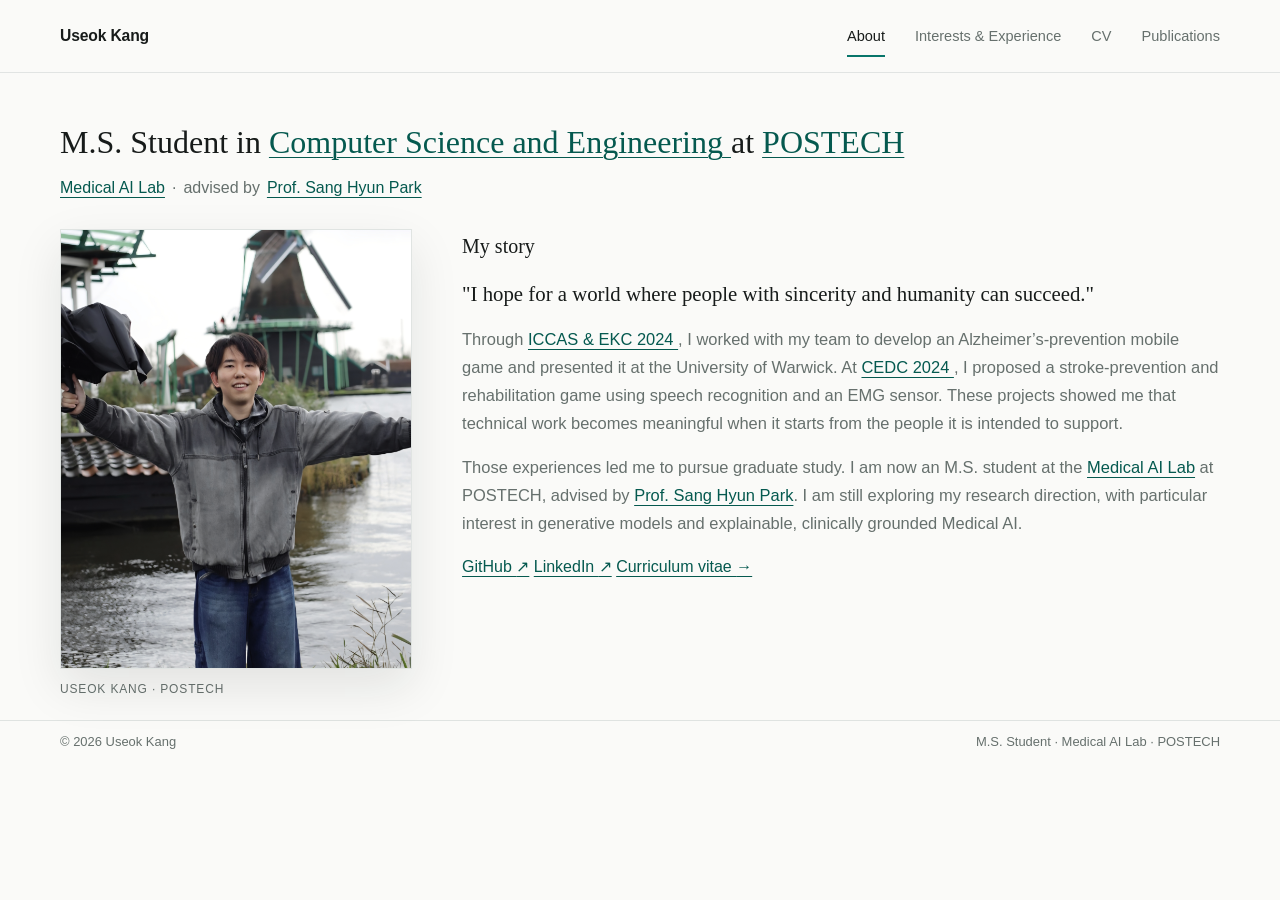
<file: index.html>
<!doctype html>
<html lang="en">
<head>
    <meta charset="utf-8">
    <meta name="viewport" content="width=device-width, initial-scale=1">
    <meta name="description" content="Useok Kang is an M.S. student at POSTECH interested in generative models, Medical AI, and explainable AI.">
    <meta property="og:title" content="Useok Kang | POSTECH M.S. Student">
    <meta property="og:description" content="Medical AI, generative models, and a journey toward human-centered research.">
    <meta property="og:type" content="website">
    <title>Useok Kang | POSTECH M.S. Student</title>
    <link rel="stylesheet" href="css/style.css">
</head>
<body>
    <a class="skip-link" href="#main">Skip to content</a>

    <header class="site-header">
        <div class="container nav-inner">
            <a class="wordmark" href="NAindex.html" aria-label="Useok Kang home">Useok Kang</a>
            <nav class="nav-links" aria-label="Primary navigation">
                <a href="index.html" aria-current="page">About</a>
                <a href="research.html">Interests &amp; Experience</a>
                <a href="academic.html">CV</a>
                <a href="publications.html">Publications</a>
            </nav>
        </div>
    </header>

    <main id="main">
        <section class="profile-hero container">
            <div class="profile-heading">
                <p class="role">
                    M.S. Student in
                    <a href="https://cse.postech.ac.kr/csepostech/index.do"
                    target="_blank"
                    rel="noreferrer">
                        Computer Science and Engineering
                    </a>
                    at
                    <a href="https://www.postech.ac.kr/kor/index.do"
                    target="_blank"
                    rel="noreferrer">
                        POSTECH
                    </a>
                </p>

                <p class="affiliation">
                    <a href="https://medicalai.postech.ac.kr/home"
                    target="_blank"
                    rel="noreferrer">
                        Medical AI Lab
                    </a>

                    <span aria-hidden="true">·</span>
                    advised by

                    <a href="https://scholar.google.com/citations?user=PHLTD4sAAAAJ&amp;hl=en"
                    target="_blank"
                    rel="noreferrer">
                        Prof. Sang Hyun Park
                    </a>
                </p>
            </div>

            <div class="profile-layout">
                <figure class="portrait-wrap">
                    <img src="images/profile_nl.jpg" alt="Portrait of Useok Kang" class="portrait">
                    <figcaption>Useok Kang · POSTECH</figcaption>
                </figure>

                <article class="story-copy">
                    <h2>My story</h2>
                    <p class="story-lead">
                        "I hope for a world where people with sincerity and humanity can succeed."
                    </p>
                    <p>
                        Through 
                            <a href="https://www.seoulilbo.com/news/articleView.html?idxno=693639"
                            target="_blank"
                            rel="noreferrer">
                                ICCAS &amp; EKC 2024
                            </a>
                        
                        , I worked with my team to develop an Alzheimer’s-prevention
                        mobile game and presented it at the University of Warwick. At <a href ="https://ire-asia.org/ire/cedc/index.php/cedc2024/"target="_blank"
                            rel="noreferrer">CEDC 2024
                            </a>, I proposed
                        a stroke-prevention and rehabilitation game using speech recognition and an EMG sensor.
                        These projects showed me that technical work becomes meaningful when it starts from
                        the people it is intended to support.
                    </p>
                    <p>
                        Those experiences led me to pursue graduate study. I am now an M.S. student at the
                        <a href="https://medicalai.postech.ac.kr/home" target="_blank" rel="noreferrer">Medical AI Lab</a>
                        at POSTECH, advised by
                        <a href="https://scholar.google.com/citations?user=PHLTD4sAAAAJ&amp;hl=en" target="_blank" rel="noreferrer">Prof. Sang Hyun Park</a>.
                        I am still exploring my research direction, with particular interest in generative models
                        and explainable, clinically grounded Medical AI.
                    </p>
                        <a href="https://github.com/MuHaRVEY" target="_blank" rel="noreferrer">GitHub <span aria-hidden="true">↗</span></a>
                        <a href="https://www.linkedin.com/in/useokkang0123" target="_blank" rel="noreferrer">LinkedIn <span aria-hidden="true">↗</span></a>
                        <a href="academic.html">Curriculum vitae <span aria-hidden="true">→</span></a>
                    </div>
                </article>
            </div>
        </section>

        <!-- <section class="section container">
            <div class="section-heading">
                <p class="section-index">01</p>
                <h2>Fields I am exploring</h2>
            </div>
            <div class="section-content interest-grid">
                <article class="interest-card">
                    <p class="card-index">01</p>
                    <h3>Generative Models</h3>
                    <p>I am interested in diffusion and flow-matching methods and how generative models learn meaningful structure.</p>
                </article>
                <article class="interest-card">
                    <p class="card-index">02</p>
                    <h3>Medical AI</h3>
                    <p>I want to understand how AI can support healthcare problems while remaining connected to clinical context.</p>
                </article>
                <article class="interest-card">
                    <p class="card-index">03</p>
                    <h3>Explainable AI</h3>
                    <p>I am drawn to models whose outputs and assumptions can be interpreted, questioned, and evaluated.</p>
                </article>
            </div>
        </section>

        <section class="section container">
            <div class="section-heading">
                <p class="section-index">02</p>
                <h2>Experience highlights</h2>
            </div>
            <div class="section-content experience-list">
                <article class="experience-row">
                    <div class="experience-meta">
                        <p class="year">2024</p>
                        <p class="award">Silver Award · Outstanding Poster Award</p>
                    </div>
                    <div>
                        <h3>ICCAS &amp; EKC 2024</h3>
                        <p>
                            Developed an Alzheimer’s-prevention mobile game with my team, received the ICCAS
                            Silver Award, and presented the project at the University of Warwick during EKC 2024,
                            where it received an Outstanding Poster Award.
                        </p>
                    </div>
                </article>
                <article class="experience-row">
                    <div class="experience-meta">
                        <p class="year">2024</p>
                        <p class="award">Gold Award</p>
                    </div>
                    <div>
                        <h3>CEDC 2024</h3>
                        <p>
                            Proposed and built a hamburger-making game for stroke prevention and rehabilitation
                            using speech-to-text and an EMG sensor at Kunsan National University.
                        </p>
                    </div>
                </article>
                <article class="experience-row">
                    <div class="experience-meta">
                        <p class="year">2024</p>
                        <p class="award">International Hackathon</p>
                    </div>
                    <div>
                        <h3>K-CAMT 2024</h3>
                        <p>
                            Participated in a net-zero carbon and energy hackathon at Chiang Mai University,
                            Thailand, and presented our team’s idea in English.
                        </p>
                    </div>
                </article>
                <a class="inline-link" href="research.html">See projects and experiences <span aria-hidden="true">→</span></a>
            </div>
        </section>
    </main> -->

    <footer class="site-footer">
        <div class="container footer-inner">
            <p>© 2026 Useok Kang</p>
            <p>M.S. Student · Medical AI Lab · POSTECH</p>
        </div>
    </footer>
</body>
</html>
</file>
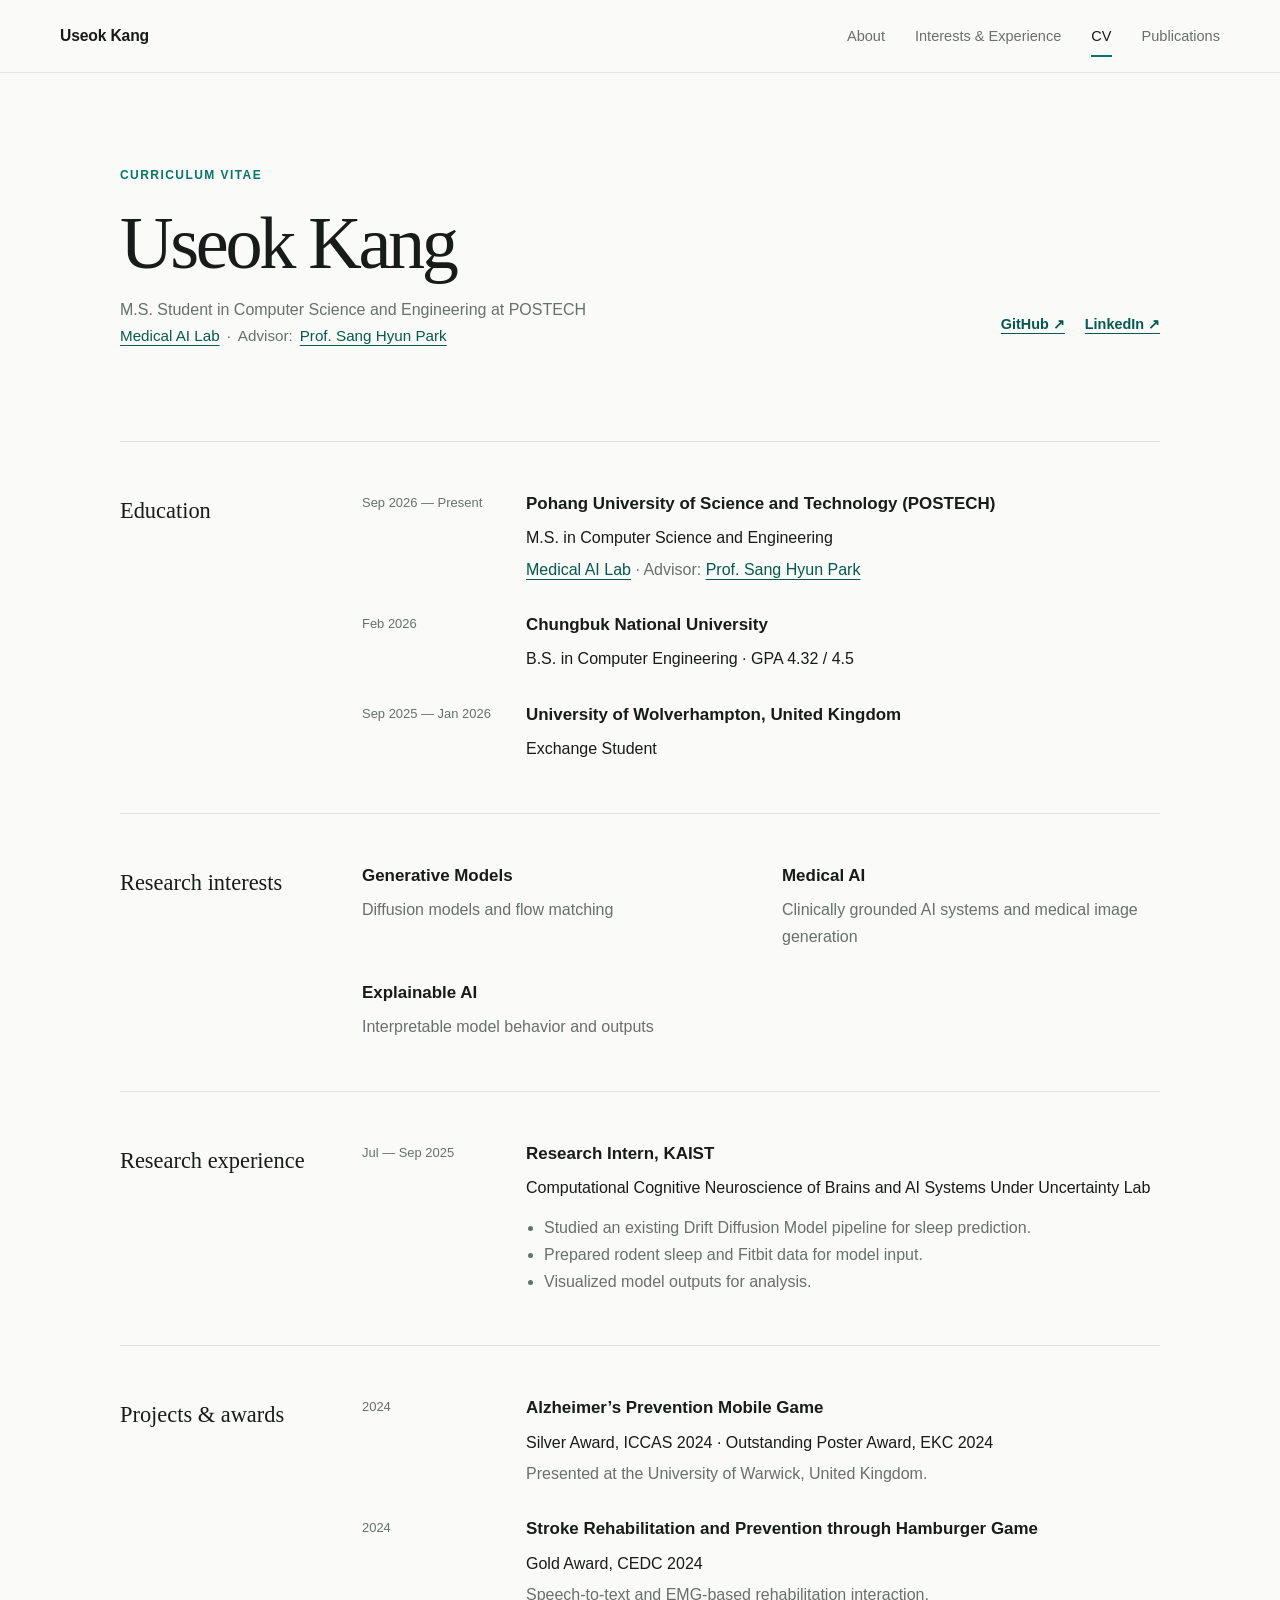
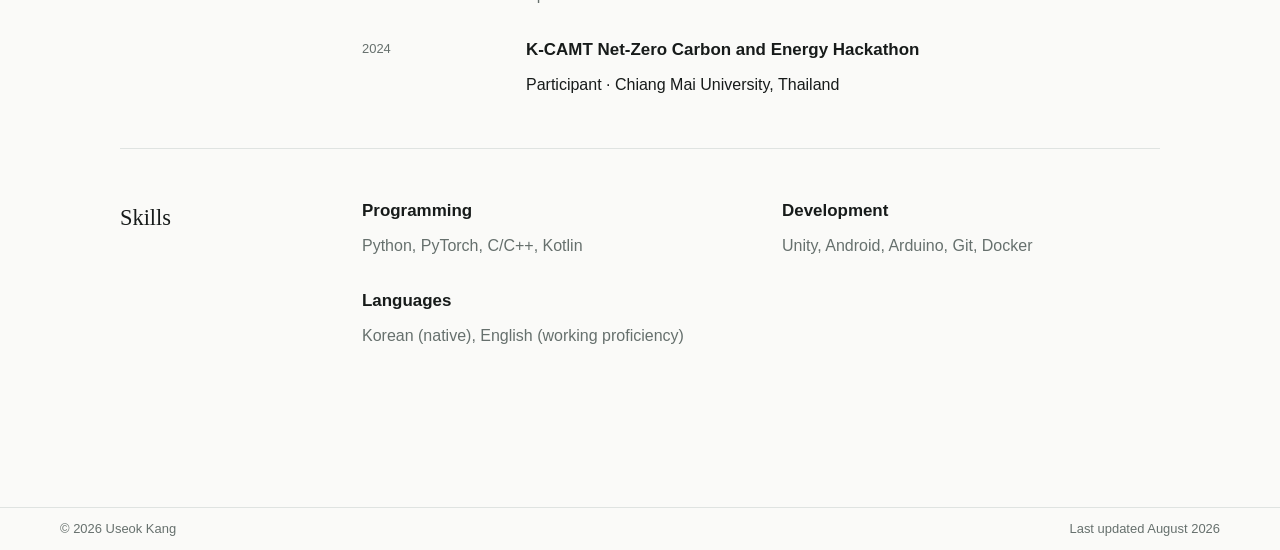
<file: academic.html>
<!doctype html>
<html lang="en">
<head>
    <meta charset="utf-8">
    <meta name="viewport" content="width=device-width, initial-scale=1">
    <meta name="description" content="Curriculum vitae of Useok Kang, an M.S. student at POSTECH.">
    <title>Curriculum Vitae | Useok Kang</title>
    <link rel="stylesheet" href="css/style.css">
</head>
<body>
    <a class="skip-link" href="#main">Skip to content</a>

    <header class="site-header">
        <div class="container nav-inner">
            <a class="wordmark" href="index.html" aria-label="Useok Kang home">Useok Kang</a>
            <nav class="nav-links" aria-label="Primary navigation">
                <a href="index.html">About</a>
                <a href="research.html">Interests &amp; Experience</a>
                <a href="academic.html" aria-current="page">CV</a>
                <a href="publications.html">Publications</a>
            </nav>
        </div>
    </header>

    <main id="main" class="container page-main cv-page">
        <header class="page-intro cv-intro">
            <div>
                <p class="eyebrow">Curriculum vitae</p>
                <h1>Useok Kang</h1>
                <p>M.S. Student in Computer Science and Engineering at POSTECH</p>
                <p class="affiliation compact">
                    <a href="https://medicalai.postech.ac.kr/home" target="_blank" rel="noreferrer">Medical AI Lab</a>
                    <span aria-hidden="true">·</span>
                    Advisor:
                    <a href="https://scholar.google.com/citations?user=PHLTD4sAAAAJ&amp;hl=en" target="_blank" rel="noreferrer">Prof. Sang Hyun Park</a>
                </p>
            </div>
            <div class="cv-links">
                <a href="https://github.com/MuHaRVEY" target="_blank" rel="noreferrer">GitHub ↗</a>
                <a href="https://www.linkedin.com/in/useokkang0123" target="_blank" rel="noreferrer">LinkedIn ↗</a>
            </div>
        </header>

        <section class="cv-section">
            <h2>Education</h2>
            <div class="cv-entries">
                <article class="cv-entry">
                    <div class="cv-date">Sep 2026 — Present</div>
                    <div>
                        <h3>Pohang University of Science and Technology (POSTECH)</h3>
                        <p>M.S. in Computer Science and Engineering</p>
                        <p class="muted"><a href="https://medicalai.postech.ac.kr/home" target="_blank" rel="noreferrer">Medical AI Lab</a> · Advisor: <a href="https://scholar.google.com/citations?user=PHLTD4sAAAAJ&amp;hl=en" target="_blank" rel="noreferrer">Prof. Sang Hyun Park</a></p>
                    </div>
                </article>
                <article class="cv-entry">
                    <div class="cv-date">Feb 2026</div>
                    <div>
                        <h3>Chungbuk National University</h3>
                        <p>B.S. in Computer Engineering · GPA 4.32 / 4.5</p>
                    </div>
                </article>
                <article class="cv-entry">
                    <div class="cv-date">Sep 2025 — Jan 2026</div>
                    <div>
                        <h3>University of Wolverhampton, United Kingdom</h3>
                        <p>Exchange Student</p>
                    </div>
                </article>
            </div>
        </section>

        <section class="cv-section">
            <h2>Research interests</h2>
            <div class="skills-list">
                <div><h3>Generative Models</h3><p>Diffusion models and flow matching</p></div>
                <div><h3>Medical AI</h3><p>Clinically grounded AI systems and medical image generation</p></div>
                <div><h3>Explainable AI</h3><p>Interpretable model behavior and outputs</p></div>
            </div>
        </section>

        <section class="cv-section">
            <h2>Research experience</h2>
            <div class="cv-entries">
                <article class="cv-entry">
                    <div class="cv-date">Jul — Sep 2025</div>
                    <div>
                        <h3>Research Intern, KAIST</h3>
                        <p>Computational Cognitive Neuroscience of Brains and AI Systems Under Uncertainty Lab</p>
                        <ul>
                            <li>Studied an existing Drift Diffusion Model pipeline for sleep prediction.</li>
                            <li>Prepared rodent sleep and Fitbit data for model input.</li>
                            <li>Visualized model outputs for analysis.</li>
                        </ul>
                    </div>
                </article>
            </div>
        </section>

        <section class="cv-section">
            <h2>Projects &amp; awards</h2>
            <div class="cv-entries">
                <article class="cv-entry">
                    <div class="cv-date">2024</div>
                    <div>
                        <h3>Alzheimer’s Prevention Mobile Game</h3>
                        <p>Silver Award, ICCAS 2024 · Outstanding Poster Award, EKC 2024</p>
                        <p class="muted">Presented at the University of Warwick, United Kingdom.</p>
                    </div>
                </article>
                <article class="cv-entry">
                    <div class="cv-date">2024</div>
                    <div>
                        <h3>Stroke Rehabilitation and Prevention through Hamburger Game</h3>
                        <p>Gold Award, CEDC 2024</p>
                        <p class="muted">Speech-to-text and EMG-based rehabilitation interaction.</p>
                    </div>
                </article>
                <article class="cv-entry">
                    <div class="cv-date">2024</div>
                    <div>
                        <h3>K-CAMT Net-Zero Carbon and Energy Hackathon</h3>
                        <p>Participant · Chiang Mai University, Thailand</p>
                    </div>
                </article>
            </div>
        </section>

        <section class="cv-section">
            <h2>Skills</h2>
            <div class="skills-list">
                <div><h3>Programming</h3><p>Python, PyTorch, C/C++, Kotlin</p></div>
                <div><h3>Development</h3><p>Unity, Android, Arduino, Git, Docker</p></div>
                <div><h3>Languages</h3><p>Korean (native), English (working proficiency)</p></div>
            </div>
        </section>
    </main>

    <footer class="site-footer">
        <div class="container footer-inner">
            <p>© 2026 Useok Kang</p>
            <p>Last updated August 2026</p>
        </div>
    </footer>
</body>
</html>
</file>
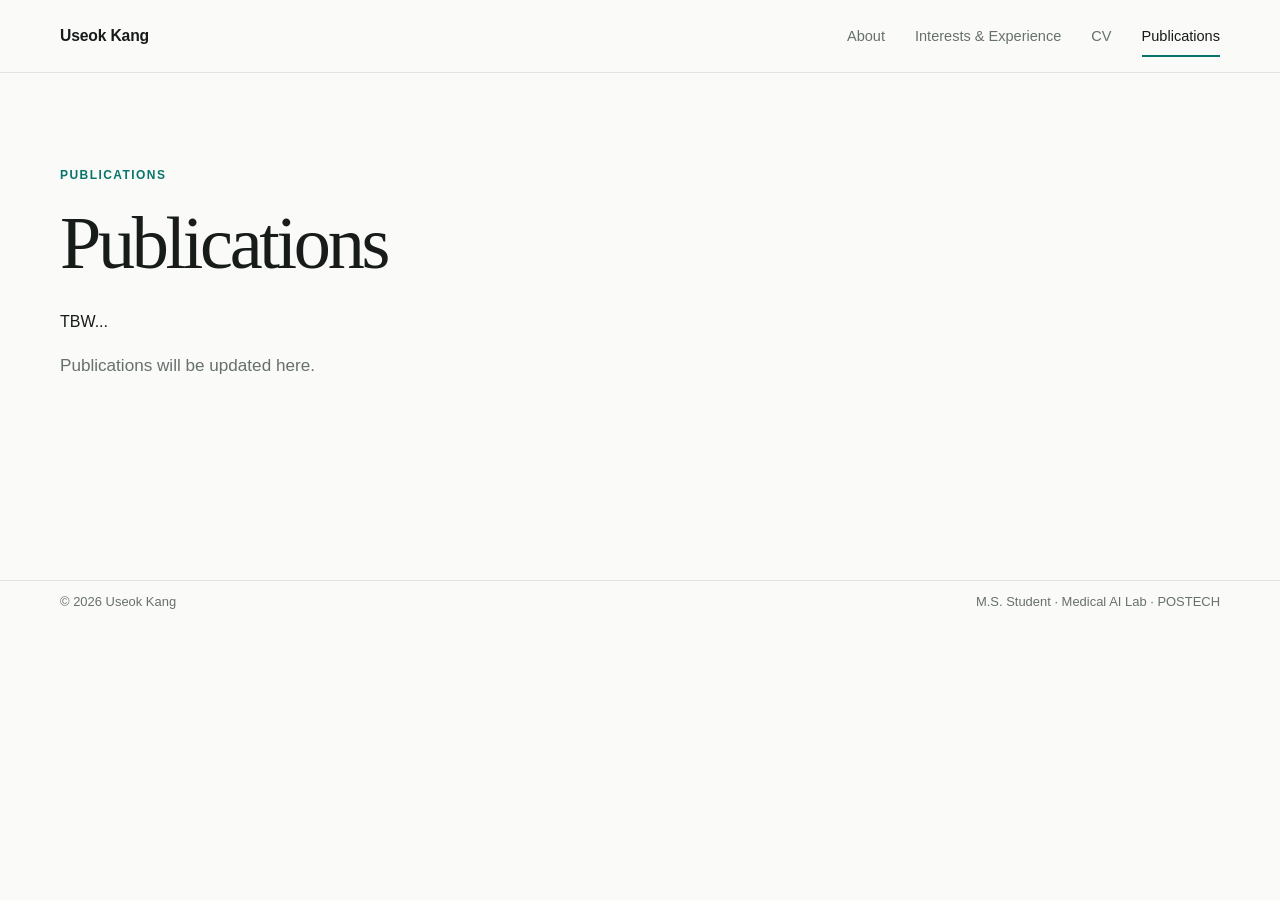
<file: publications.html>
<!doctype html>
<html lang="en">
<head>
    <meta charset="utf-8">
    <meta name="viewport" content="width=device-width, initial-scale=1">
    <meta name="description" content="Publications by Useok Kang.">
    <title>Publications | Useok Kang</title>
    <link rel="stylesheet" href="css/style.css">
</head>

<body>
    <a class="skip-link" href="#main">Skip to content</a>

    <header class="site-header">
        <div class="container nav-inner">
            <a class="wordmark"
               href="index.html"
               aria-label="Useok Kang home">
                Useok Kang
            </a>

            <nav class="nav-links" aria-label="Primary navigation">
                <a href="index.html">About</a>
                <a href="research.html">Interests &amp; Experience</a>
                <a href="academic.html">CV</a>
                <a href="publications.html" aria-current="page">Publications</a>
            </nav>
        </div>
    </header>

    <main id="main" class="page-main container">
        <section class="page-intro publications-intro">
            <p class="eyebrow">Publications</p>
            <h1>Publications</h1>
            <p class="publication-placeholder">TBW...</p>
            <p class="publication-placeholder">
            Publications will be updated here.
            </p>
        </section>
    </main>

    <footer class="site-footer">
        <div class="container footer-inner">
            <p>© 2026 Useok Kang</p>
            <p>M.S. Student · Medical AI Lab · POSTECH</p>
        </div>
    </footer>
</body>
</html>
</file>
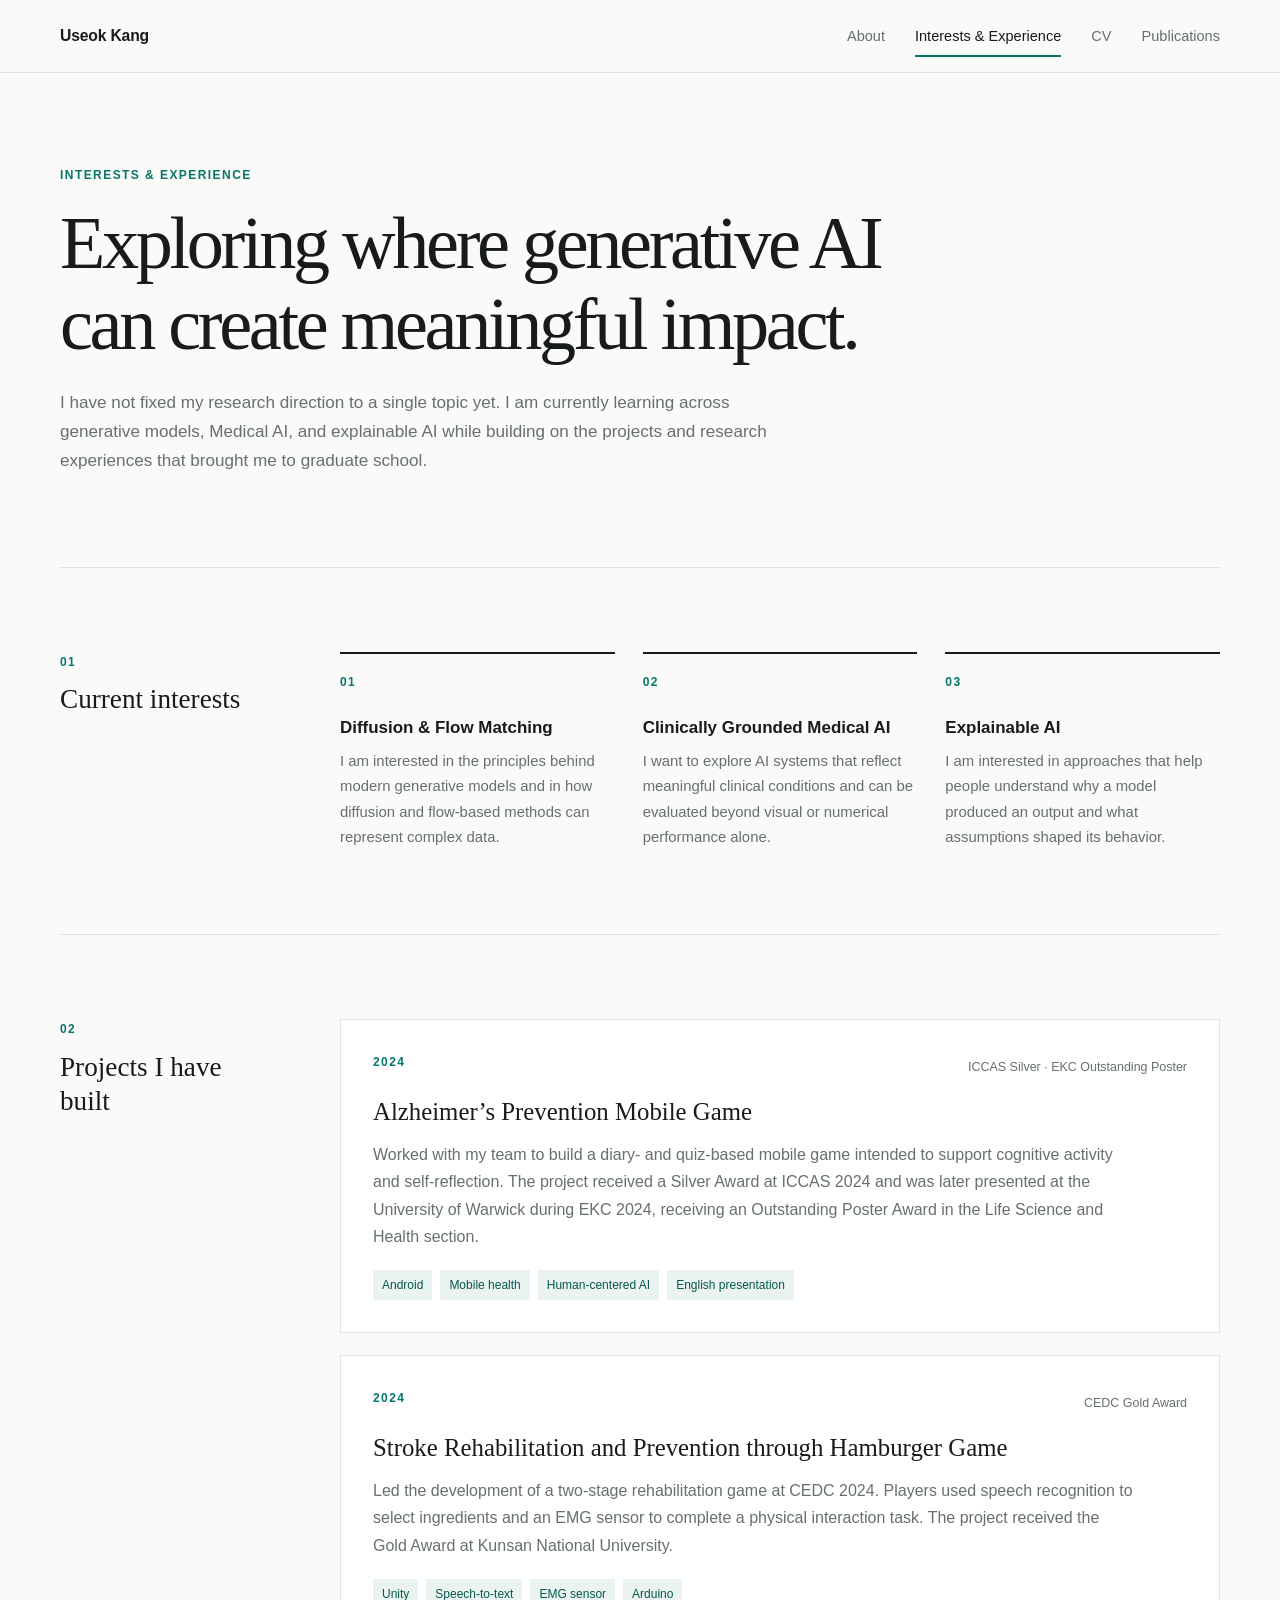
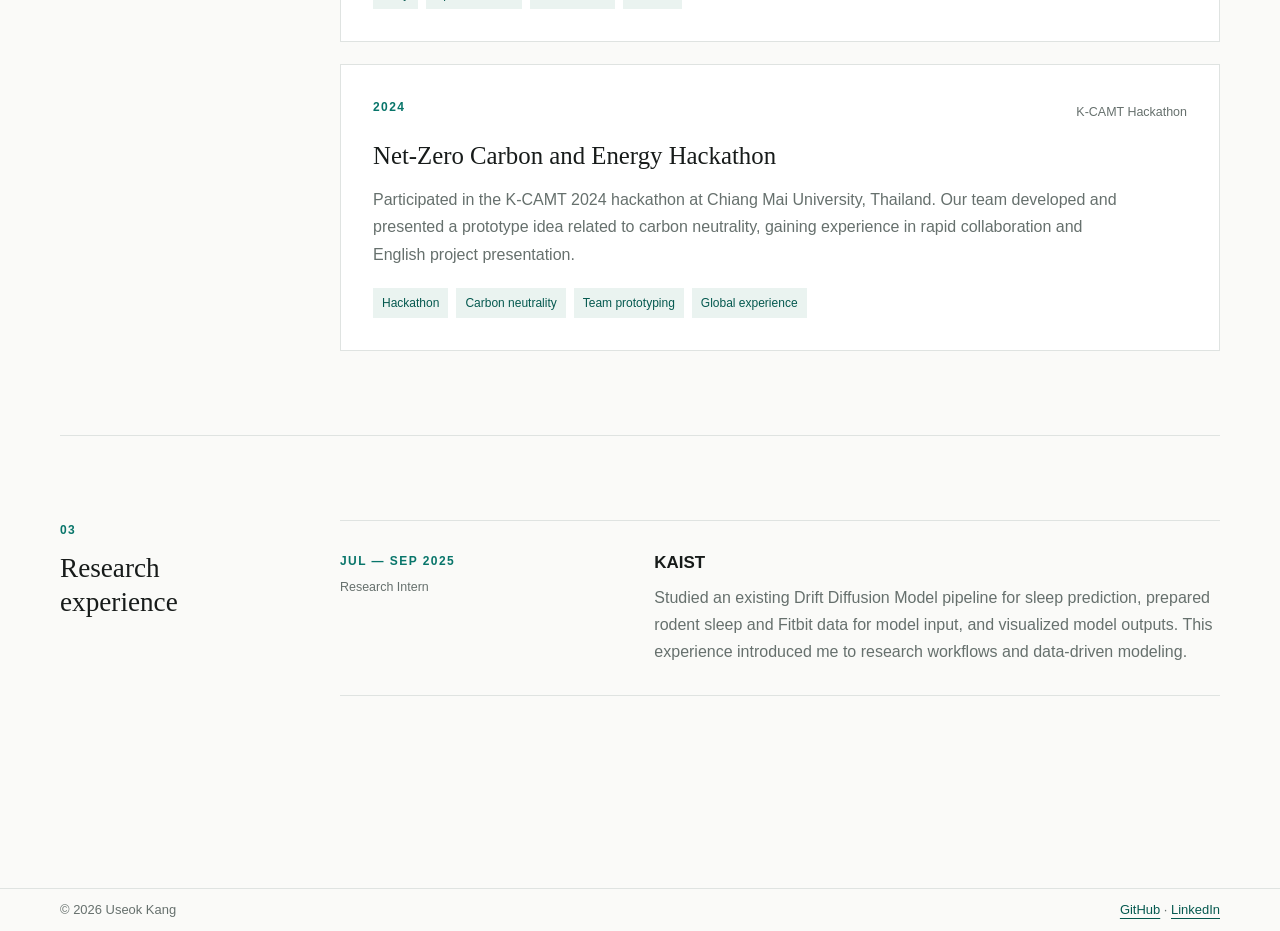
<file: research.html>
<!doctype html>
<html lang="en">
<head>
    <meta charset="utf-8">
    <meta name="viewport" content="width=device-width, initial-scale=1">
    <meta name="description" content="Research interests, projects, and experiences of Useok Kang, an M.S. student at POSTECH.">
    <title>Interests &amp; Experience | Useok Kang</title>
    <link rel="stylesheet" href="css/style.css">
</head>
<body>
    <a class="skip-link" href="#main">Skip to content</a>

    <header class="site-header">
        <div class="container nav-inner">
            <a class="wordmark" href="index.html" aria-label="Useok Kang home">Useok Kang</a>
            <nav class="nav-links" aria-label="Primary navigation">
                <a href="index.html">About</a>
                <a href="research.html" aria-current="page">Interests &amp; Experience</a>
                <a href="academic.html">CV</a>
                <a href="publications.html">Publications</a>
            </nav>
        </div>
    </header>

    <main id="main" class="container page-main">
        <header class="page-intro">
            <p class="eyebrow">Interests &amp; Experience</p>
            <h1>Exploring where generative AI can create meaningful impact.</h1>
            <p>
                I have not fixed my research direction to a single topic yet. I am currently learning
                across generative models, Medical AI, and explainable AI while building on the projects
                and research experiences that brought me to graduate school.
            </p>
        </header>

        <section class="section">
            <div class="section-heading">
                <p class="section-index">01</p>
                <h2>Current interests</h2>
            </div>
            <div class="section-content exploration-list">
                <article>
                    <p class="card-index">01</p>
                    <h3>Diffusion &amp; Flow Matching</h3>
                    <p>
                        I am interested in the principles behind modern generative models and in how
                        diffusion and flow-based methods can represent complex data.
                    </p>
                </article>
                <article>
                    <p class="card-index">02</p>
                    <h3>Clinically Grounded Medical AI</h3>
                    <p>
                        I want to explore AI systems that reflect meaningful clinical conditions and
                        can be evaluated beyond visual or numerical performance alone.
                    </p>
                </article>
                <article>
                    <p class="card-index">03</p>
                    <h3>Explainable AI</h3>
                    <p>
                        I am interested in approaches that help people understand why a model produced
                        an output and what assumptions shaped its behavior.
                    </p>
                </article>
            </div>
        </section>

        <section class="section">
            <div class="section-heading">
                <p class="section-index">02</p>
                <h2>Projects I have built</h2>
            </div>
            <div class="section-content project-cards">
                <article class="project-card">
                    <div class="project-topline">
                        <p class="year">2024</p>
                        <p class="award">ICCAS Silver · EKC Outstanding Poster</p>
                    </div>
                    <h3>Alzheimer’s Prevention Mobile Game</h3>
                    <p>
                        Worked with my team to build a diary- and quiz-based mobile game intended to support
                        cognitive activity and self-reflection. The project received a Silver Award at ICCAS 2024
                        and was later presented at the University of Warwick during EKC 2024, receiving an
                        Outstanding Poster Award in the Life Science and Health section.
                    </p>
                    <ul class="tag-list" aria-label="Project areas">
                        <li>Android</li>
                        <li>Mobile health</li>
                        <li>Human-centered AI</li>
                        <li>English presentation</li>
                    </ul>
                </article>

                <article class="project-card">
                    <div class="project-topline">
                        <p class="year">2024</p>
                        <p class="award">CEDC Gold Award</p>
                    </div>
                    <h3>Stroke Rehabilitation and Prevention through Hamburger Game</h3>
                    <p>
                        Led the development of a two-stage rehabilitation game at CEDC 2024. Players used
                        speech recognition to select ingredients and an EMG sensor to complete a physical
                        interaction task. The project received the Gold Award at Kunsan National University.
                    </p>
                    <ul class="tag-list" aria-label="Project technologies">
                        <li>Unity</li>
                        <li>Speech-to-text</li>
                        <li>EMG sensor</li>
                        <li>Arduino</li>
                    </ul>
                </article>

                <article class="project-card">
                    <div class="project-topline">
                        <p class="year">2024</p>
                        <p class="award">K-CAMT Hackathon</p>
                    </div>
                    <h3>Net-Zero Carbon and Energy Hackathon</h3>
                    <p>
                        Participated in the K-CAMT 2024 hackathon at Chiang Mai University, Thailand.
                        Our team developed and presented a prototype idea related to carbon neutrality,
                        gaining experience in rapid collaboration and English project presentation.
                    </p>
                    <ul class="tag-list" aria-label="Activity areas">
                        <li>Hackathon</li>
                        <li>Carbon neutrality</li>
                        <li>Team prototyping</li>
                        <li>Global experience</li>
                    </ul>
                </article>
            </div>
        </section>

        <section class="section">
            <div class="section-heading">
                <p class="section-index">03</p>
                <h2>Research experience</h2>
            </div>
            <div class="section-content experience-list">
                <article class="experience-row">
                    <div class="experience-meta">
                        <p class="year">Jul — Sep 2025</p>
                        <p class="award">Research Intern</p>
                    </div>
                    <div>
                        <h3>KAIST</h3>
                        <p>
                            Studied an existing Drift Diffusion Model pipeline for sleep prediction,
                            prepared rodent sleep and Fitbit data for model input, and visualized model outputs.
                            This experience introduced me to research workflows and data-driven modeling.
                        </p>
                    </div>
                </article>
            </div>
        </section>
    </main>

    <footer class="site-footer">
        <div class="container footer-inner">
            <p>© 2026 Useok Kang</p>
            <p><a href="https://github.com/MuHaRVEY" target="_blank" rel="noreferrer">GitHub</a> · <a href="https://www.linkedin.com/in/useokkang0123" target="_blank" rel="noreferrer">LinkedIn</a></p>
        </div>
    </footer>
</body>
</html>
</file>
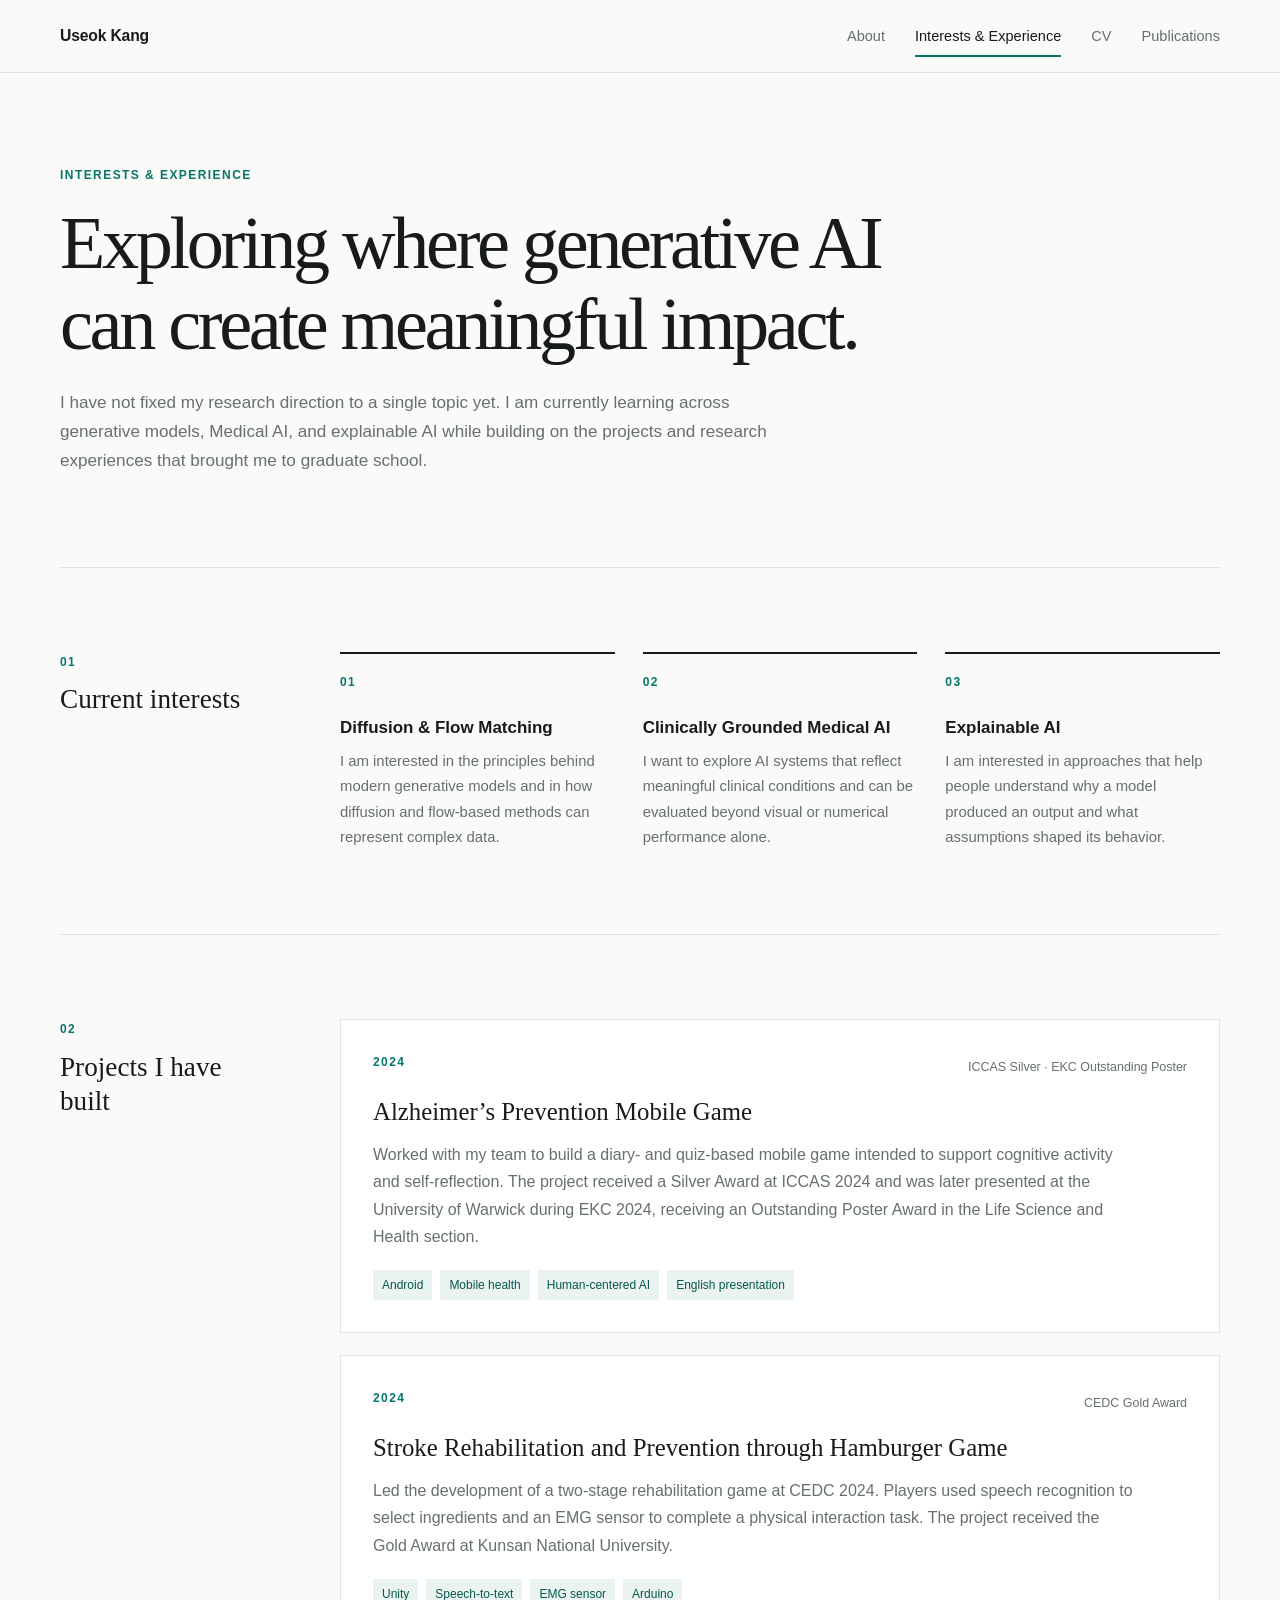
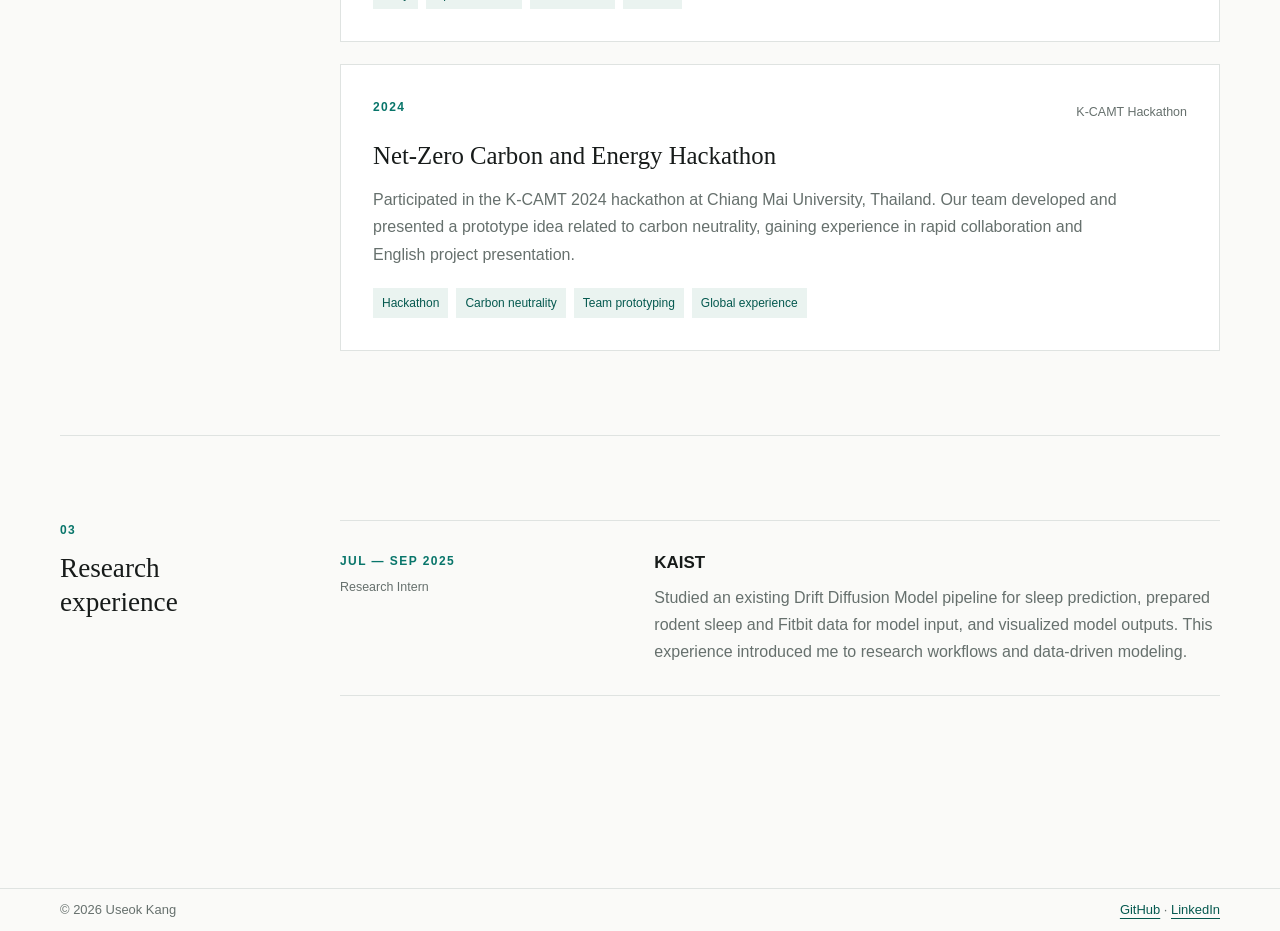
<file: story.html>
<!doctype html>
<html lang="en">
<head>
    <meta charset="utf-8">
    <meta name="viewport" content="width=device-width, initial-scale=1">
    <meta http-equiv="refresh" content="0; url=research.html">
    <link rel="canonical" href="research.html">
    <title>Research | Useok Kang</title>
</head>
<body>
    <p>This page has moved to <a href="research.html">Research</a>.</p>
</body>
</html>
</file>
<file: css/style.css>
:root {
    --bg: #fafaf8;
    --surface: #ffffff;
    --ink: #171b1a;
    --muted: #66706d;
    --line: #dfe3e1;
    --accent: #08756a;
    --accent-dark: #05594f;
    --soft: #eaf3f0;
    --max-width: 1160px;
}

* { box-sizing: border-box; }

html { scroll-behavior: smooth; }

body {
    margin: 0;
    background: var(--bg);
    color: var(--ink);
    font-family: Inter, Pretendard, -apple-system, BlinkMacSystemFont, "Segoe UI", sans-serif;
    font-size: 16px;
    line-height: 1.7;
    -webkit-font-smoothing: antialiased;
}

a {
    color: inherit;
    text-decoration-thickness: 1px;
    text-underline-offset: 4px;
}

img { max-width: 100%; }

.container {
    width: min(var(--max-width), calc(100% - 48px));
    margin-inline: auto;
}

.skip-link {
    position: absolute;
    left: -9999px;
    top: 12px;
    z-index: 1000;
    padding: 10px 14px;
    background: var(--ink);
    color: #fff;
}

.skip-link:focus { left: 12px; }

.site-header {
    position: sticky;
    top: 0;
    z-index: 100;
    background: rgba(250, 250, 248, 0.92);
    border-bottom: 1px solid rgba(223, 227, 225, 0.9);
    backdrop-filter: blur(12px);
}

.nav-inner {
    min-height: 72px;
    display: flex;
    align-items: center;
    justify-content: space-between;
}

.wordmark {
    font-size: 0.98rem;
    font-weight: 720;
    letter-spacing: -0.01em;
    text-decoration: none;
}

.nav-links {
    display: flex;
    align-items: center;
    gap: 30px;
}

.nav-links a {
    position: relative;
    color: var(--muted);
    font-size: 0.91rem;
    font-weight: 520;
    text-decoration: none;
}

.nav-links a:hover,
.nav-links a[aria-current="page"] { color: var(--ink); }

.nav-links a[aria-current="page"]::after {
    content: "";
    position: absolute;
    left: 0;
    right: 0;
    bottom: -9px;
    height: 2px;
    background: var(--accent);
}

.eyebrow,
.section-index,
.card-index,
.year {
    margin: 0;
    color: var(--accent);
    font-size: 0.75rem;
    font-weight: 720;
    letter-spacing: 0.12em;
    text-transform: uppercase;
}

.profile-hero {
    padding-block: 48px 20px;
}

.profile-heading {
    margin-bottom: 28px;
}

.profile-heading h1 {
    margin: 12px 0 10px;
    font-size: clamp(3.4rem, 7vw, 6.2rem);
    font-weight: 350;
    letter-spacing: -0.065em;
    line-height: 0.98;
}

.profile-heading h1 strong { font-weight: 760; }

.role {
    margin: 0;
    font-family: Georgia, "Times New Roman", serif;
    font-size: clamp(1.3rem, 2.7vw, 2rem);
    line-height: 1.35;
}

.affiliation {
    display: flex;
    flex-wrap: wrap;
    gap: 7px;
    margin: 10px 0 0;
    color: var(--muted);
}

.role a,
.affiliation a,
.story-copy a,
.cv-entry a { color: var(--accent-dark); }

.affiliation.compact {
    margin-top: 8px;
    font-size: 0.95rem;
}

.profile-layout {
    display: grid;
    grid-template-columns: minmax(270px, 0.72fr) minmax(0, 1.55fr);
    gap: 50px;
    align-items: start;
}

.portrait-wrap { margin: 0; }

.portrait {
    width: 100%;
    max-height: 520px;
    aspect-ratio: 4 / 5;
    display: block;
    object-fit: cover;
    object-position: center 24%;
    border: 1px solid var(--line);
    box-shadow: 0 18px 45px rgba(23, 27, 26, 0.1);
    filter: saturate(0.88) contrast(1.01);
}

.portrait-wrap figcaption {
    margin-top: 10px;
    color: var(--muted);
    font-size: 0.75rem;
    letter-spacing: 0.07em;
    text-transform: uppercase;
}

.story-copy h2 {
    margin: 0 0 16px;
    font-family: Georgia, "Times New Roman", serif;
    font-size: 1.25rem;
    font-weight: 500;
}

.story-copy p {
    margin: 0 0 16px;
    color: var(--muted);
    font-size: 1.03rem;
}

.story-copy .story-lead {
    color: var(--ink);
    font-family: Georgia, "Times New Roman", serif;
    font-size: clamp(1.2rem, 2.0vw, 1.3rem);
    line-height: 1.42;
}

.profile-links {
    display: flex;
    flex-wrap: wrap;
    gap: 22px;
    margin-top: 20px;
    padding-top: 18px;
    border-top: 1px solid var(--line);
}

.profile-links a,
.inline-link {
    color: var(--accent-dark);
    font-size: 0.9rem;
    font-weight: 680;
}

.section {
    padding-block: 84px;
    display: grid;
    grid-template-columns: 210px minmax(0, 1fr);
    gap: 70px;
    border-top: 1px solid var(--line);
}

.section-heading h2 {
    margin: 10px 0 0;
    font-family: Georgia, "Times New Roman", serif;
    font-size: 1.7rem;
    font-weight: 500;
    line-height: 1.25;
}

.interest-grid {
    display: grid;
    grid-template-columns: repeat(3, 1fr);
    gap: 28px;
}

.interest-card,
.exploration-list article {
    padding-top: 18px;
    border-top: 2px solid var(--ink);
}

.interest-card h3,
.exploration-list h3,
.experience-row h3,
.project-card h3,
.cv-entry h3,
.skills-list h3 {
    margin: 24px 0 9px;
    font-size: 1.06rem;
    line-height: 1.4;
}

.interest-card p:last-child,
.exploration-list article p:last-child {
    margin: 0;
    color: var(--muted);
    font-size: 0.93rem;
}

.experience-list { border-top: 1px solid var(--line); }

.experience-row {
    padding-block: 30px;
    display: grid;
    grid-template-columns: minmax(170px, 0.65fr) minmax(0, 1.35fr);
    gap: 42px;
    border-bottom: 1px solid var(--line);
}

.experience-row h3 { margin-top: 0; }

.experience-row > div:last-child > p {
    max-width: 690px;
    margin: 8px 0 0;
    color: var(--muted);
}

.award {
    margin: 5px 0 0;
    color: var(--muted);
    font-size: 0.78rem;
}

.experience-list .inline-link {
    display: inline-block;
    margin-top: 26px;
}

.page-main { padding-block: 92px 108px; }

.page-intro {
    max-width: 920px;
    margin-bottom: 92px;
}

.page-intro h1 {
    max-width: 900px;
    margin: 18px 0 24px;
    font-family: Georgia, "Times New Roman", serif;
    font-size: clamp(2.6rem, 5.8vw, 5rem);
    font-weight: 500;
    letter-spacing: -0.045em;
    line-height: 1.08;
}

.page-intro > p:last-child {
    max-width: 720px;
    margin: 0;
    color: var(--muted);
    font-size: 1.07rem;
}

.exploration-list {
    display: grid;
    grid-template-columns: repeat(3, 1fr);
    gap: 28px;
}

.project-cards { display: grid; gap: 22px; }

.project-card {
    padding: 32px;
    background: var(--surface);
    border: 1px solid var(--line);
}

.project-topline {
    display: flex;
    justify-content: space-between;
    gap: 20px;
}

.project-card h3 {
    margin-top: 16px;
    font-family: Georgia, "Times New Roman", serif;
    font-size: 1.55rem;
    font-weight: 500;
}

.project-card > p {
    max-width: 760px;
    margin: 12px 0 0;
    color: var(--muted);
}

.tag-list {
    margin: 20px 0 0;
    padding: 0;
    display: flex;
    flex-wrap: wrap;
    gap: 8px;
    list-style: none;
}

.tag-list li {
    padding: 5px 9px;
    background: var(--soft);
    color: var(--accent-dark);
    font-size: 0.75rem;
}

.cv-page { max-width: 1040px; }

.cv-intro {
    max-width: none;
    display: flex;
    justify-content: space-between;
    align-items: flex-end;
    gap: 40px;
}

.cv-intro h1 { margin-bottom: 12px; }

.cv-intro > div > p:not(.eyebrow) {
    margin: 0;
    color: var(--muted);
}

.cv-links {
    padding-bottom: 12px;
    display: flex;
    gap: 20px;
    white-space: nowrap;
}

.cv-links a {
    color: var(--accent-dark);
    font-size: 0.9rem;
    font-weight: 680;
}

.cv-section {
    padding-block: 50px;
    display: grid;
    grid-template-columns: 190px minmax(0, 1fr);
    gap: 52px;
    border-top: 1px solid var(--line);
}

.cv-section > h2 {
    margin: 0;
    font-family: Georgia, "Times New Roman", serif;
    font-size: 1.4rem;
    font-weight: 500;
}

.cv-entry {
    padding: 0 0 30px;
    display: grid;
    grid-template-columns: 140px minmax(0, 1fr);
    gap: 24px;
}

.cv-entry:last-child { padding-bottom: 0; }

.cv-date {
    color: var(--muted);
    font-size: 0.81rem;
}

.cv-entry h3 { margin-top: 0; }

.cv-entry p { margin: 4px 0 0; }

.muted { color: var(--muted); }

.cv-entry ul {
    margin: 12px 0 0;
    padding-left: 18px;
    color: var(--muted);
}

.skills-list {
    display: grid;
    grid-template-columns: repeat(2, 1fr);
    gap: 30px 42px;
}

.skills-list h3 { margin-top: 0; }

.skills-list p {
    margin: 5px 0 0;
    color: var(--muted);
}

.site-footer {
    padding-block: 10px;
    border-top: 1px solid var(--line);
}

.footer-inner {
    display: flex;
    justify-content: space-between;
    gap: 10px;
}

.footer-inner p {
    margin: 0;
    color: var(--muted);
    font-size: 0.81rem;
}

.footer-inner a { color: var(--accent-dark); }

@media (max-width: 900px) {
    .profile-layout { grid-template-columns: minmax(230px, 0.65fr) minmax(0, 1.35fr); gap: 42px; }
    .section { grid-template-columns: 150px minmax(0, 1fr); gap: 42px; }
    .interest-grid,
    .exploration-list { grid-template-columns: 1fr; }
    .interest-card,
    .exploration-list article { display: grid; grid-template-columns: 46px minmax(180px, 0.55fr) 1fr; gap: 18px; }
    .interest-card h3,
    .exploration-list h3 { margin: 0; }
    .cv-section { grid-template-columns: 150px minmax(0, 1fr); }
}

@media (max-width: 680px) {
    .container { width: min(100% - 32px, var(--max-width)); }
    .nav-inner { min-height: 64px; align-items: flex-start; padding-block: 18px; gap: 16px; }
    .nav-links { gap: 15px; flex-wrap: wrap; justify-content: flex-end; }
    .nav-links a { font-size: 0.78rem; }
    .profile-hero { padding-block: 64px 72px; }
    .profile-heading h1 { font-size: clamp(3.2rem, 17vw, 4.8rem); }
    .profile-layout { grid-template-columns: 1fr; }
    .portrait-wrap { max-width: 300px; }
    .section { padding-block: 60px; grid-template-columns: 1fr; gap: 30px; }
    .interest-card,
    .exploration-list article,
    .experience-row { grid-template-columns: 1fr; gap: 12px; }
    .page-main { padding-block: 66px 80px; }
    .page-intro { margin-bottom: 64px; }
    .project-card { padding: 25px 21px; }
    .project-topline,
    .cv-intro,
    .footer-inner { align-items: flex-start; flex-direction: column; }
    .cv-intro { display: flex; }
    .cv-section { grid-template-columns: 1fr; gap: 28px; }
    .cv-entry { grid-template-columns: 1fr; gap: 6px; }
    .skills-list { grid-template-columns: 1fr; }
    .cv-links { padding-bottom: 0; }
}

@media (prefers-reduced-motion: reduce) {
    html { scroll-behavior: auto; }
}
</file>
